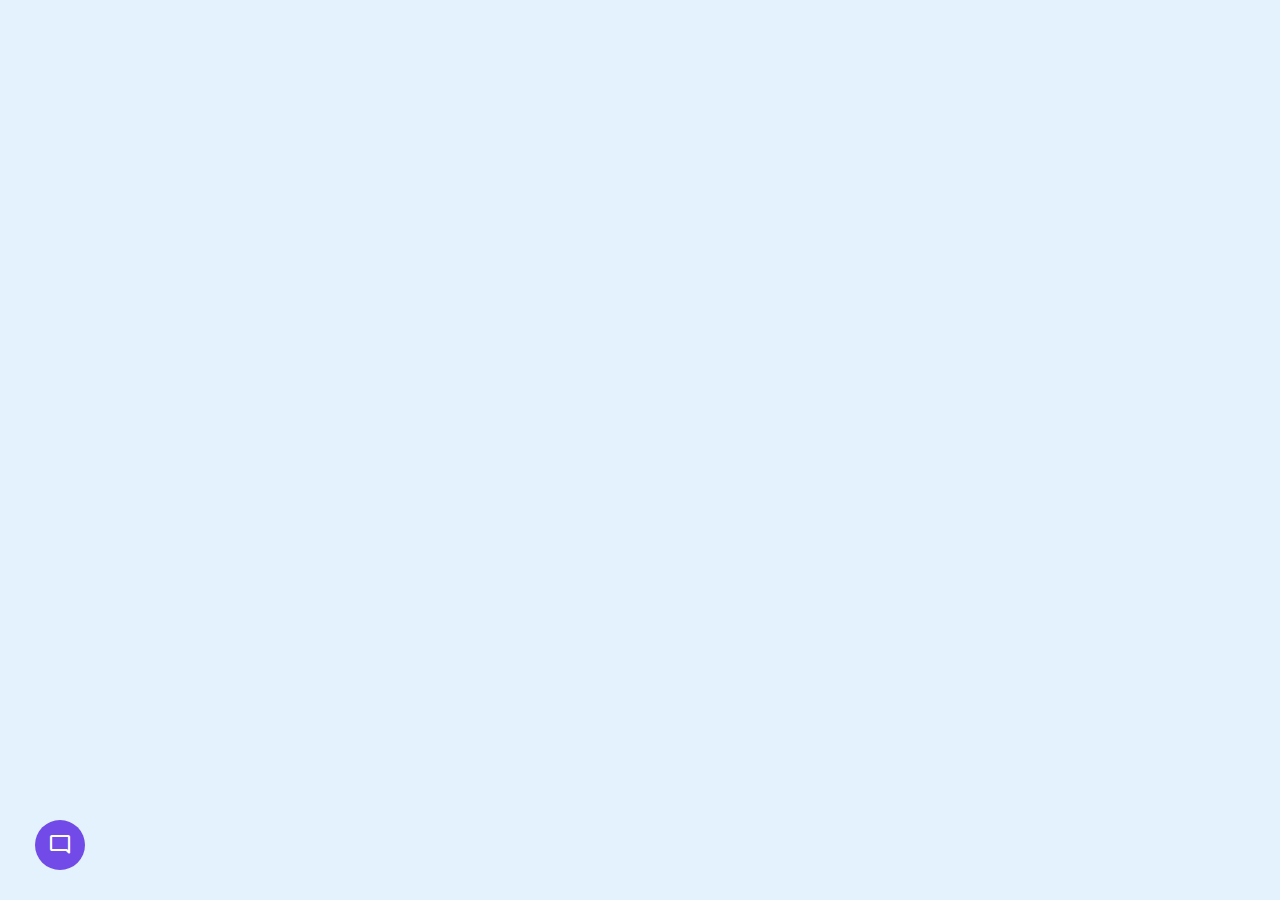
<file: ChatBot/index.html>
<!DOCTYPE html>
<!-- Coding By CodingNepal - www.codingnepalweb.com -->
<html lang="en" dir="ltr">
  <head>
    <meta charset="utf-8">
    <title>Chatbot in JavaScript | CodingNepal</title>
    <link rel="stylesheet" href="style.css">
    <meta name="viewport" content="width=device-width, initial-scale=1.0">
    <!-- Google Fonts Link For Icons -->
    <link rel="stylesheet" href="https://fonts.googleapis.com/css2?family=Material+Symbols+Outlined:opsz,wght,FILL,GRAD@48,400,0,0" />
    <link rel="stylesheet" href="https://fonts.googleapis.com/css2?family=Material+Symbols+Rounded:opsz,wght,FILL,GRAD@48,400,1,0" />
    <script src="script.js" defer></script>
  </head>
  <body>
    <button class="chatbot-toggler">
      <span class="material-symbols-rounded">mode_comment</span>
      <span class="material-symbols-outlined">close</span>
    </button>
    <div class="chatbot">
      <header>
        <h2>Chatbot</h2>
        <span class="close-btn material-symbols-outlined">close</span>
      </header>
      <ul class="chatbox">
        <li class="chat incoming">
          <span class="material-symbols-outlined">smart_toy</span>
          <p>Hi there 👋<br>How can I help you today?</p>
        </li>
      </ul>
      <div class="chat-input">
        <textarea placeholder="Enter a message..." spellcheck="false" required></textarea>
        <span id="send-btn" class="material-symbols-rounded">send</span>
      </div>
    </div>
  </body>
</html>
</file>
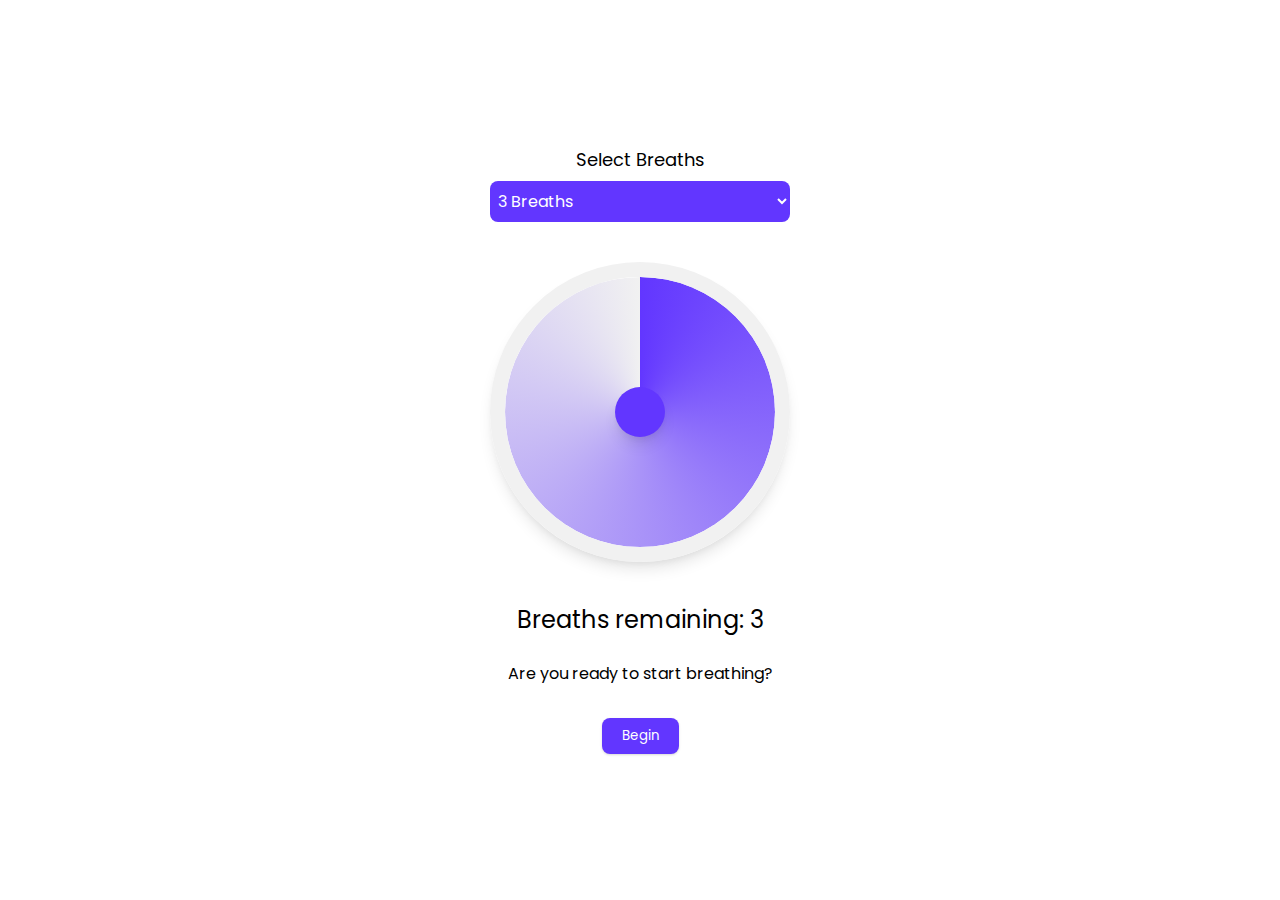
<file: breathe.html>
<!DOCTYPE html>
<html lang="en">
  <head>
    <meta charset="UTF-8" />
    <meta http-equiv="X-UA-Compatible" content="IE=edge" />
    <meta name="viewport" content="width=device-width, initial-scale=1.0" />
    <link rel="stylesheet" href="breatheStyle.css" />
    <title>Meditation Part</title>
  </head>
  <body>
    <div class="input">
      <label>Select Breaths</label>
      <select class="breath-input">
        <option value="3">3 Breaths</option>
        <option value="5">5 Breaths</option>
        <option value="7">7 Breaths</option>
      </select>
    </div>
    <div class="circle-wrap">
      <div class="circle-outline">
        <div class="inner-circle">
          <p class="circle-text">Breathe</p>
        </div>
        <div class="spinner"></div>
      </div>
      <div class="circle-progress"></div>
    </div>
    <p class="breaths">Breaths remaining: <span class="breaths-text">3</span></p>
    <p class="instructions">Are you ready to start breathing?</p>
    <button class="start">Begin</button>
    <script src="breatheApp.js"></script>
  </body>
</html>
</file>
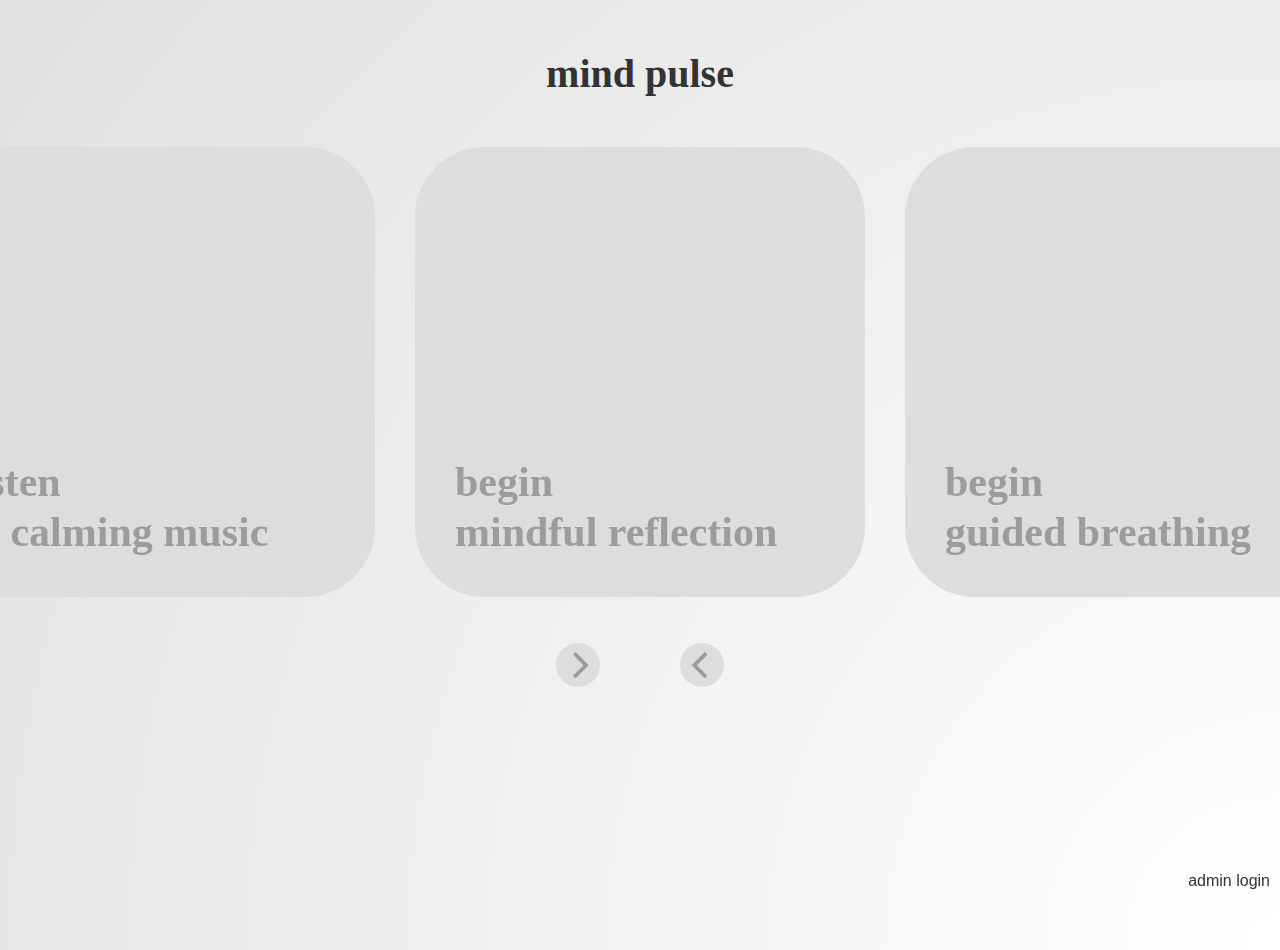
<file: mainPremium.html>
<!DOCTYPE html>
<html lang="en">
<head>
    <title>mind pulse</title>
    <link rel="stylesheet" href="flickity.css">
    <link rel="stylesheet" href="mainPremiumStyle.css">
</head>
<body>

    <h1>mind pulse</h1>


    <!-- Flickity HTML init -->
    <div class="gallery js-flickity" data-flickity-options='{ "wrapAround": true }'>
        <div class="gallery-cell" onclick="window.location.href='questionnaire/form.html';"></div>
        <div class="gallery-cell" onclick="window.location.href='breatheMeditation/breathe.html';"></div>
        <div class="gallery-cell" onclick="window.location.href='moodTracker/moodtracker.html';"></div>
        <div class="gallery-cell" onclick="window.location.href='QuoteGenerator/quote.html';"></div>
        <div class="gallery-cell" onclick="window.location.href='journal/journal.html';"></div>
        <div class="gallery-cell" onclick="window.location.href='toDo/todo.html';"></div>
        <div class="gallery-cell" onclick="window.location.href='MusicLibrary/music.html';"></div>
    </div>

    <div class="admin-login">
        <a href="admin-login.html">admin login</a>
    </div>


    <script src="flickity.pkgd.min.js"></script>
    <script src="mainPremiumScript.js"></script>
</body>
</html>
</file>
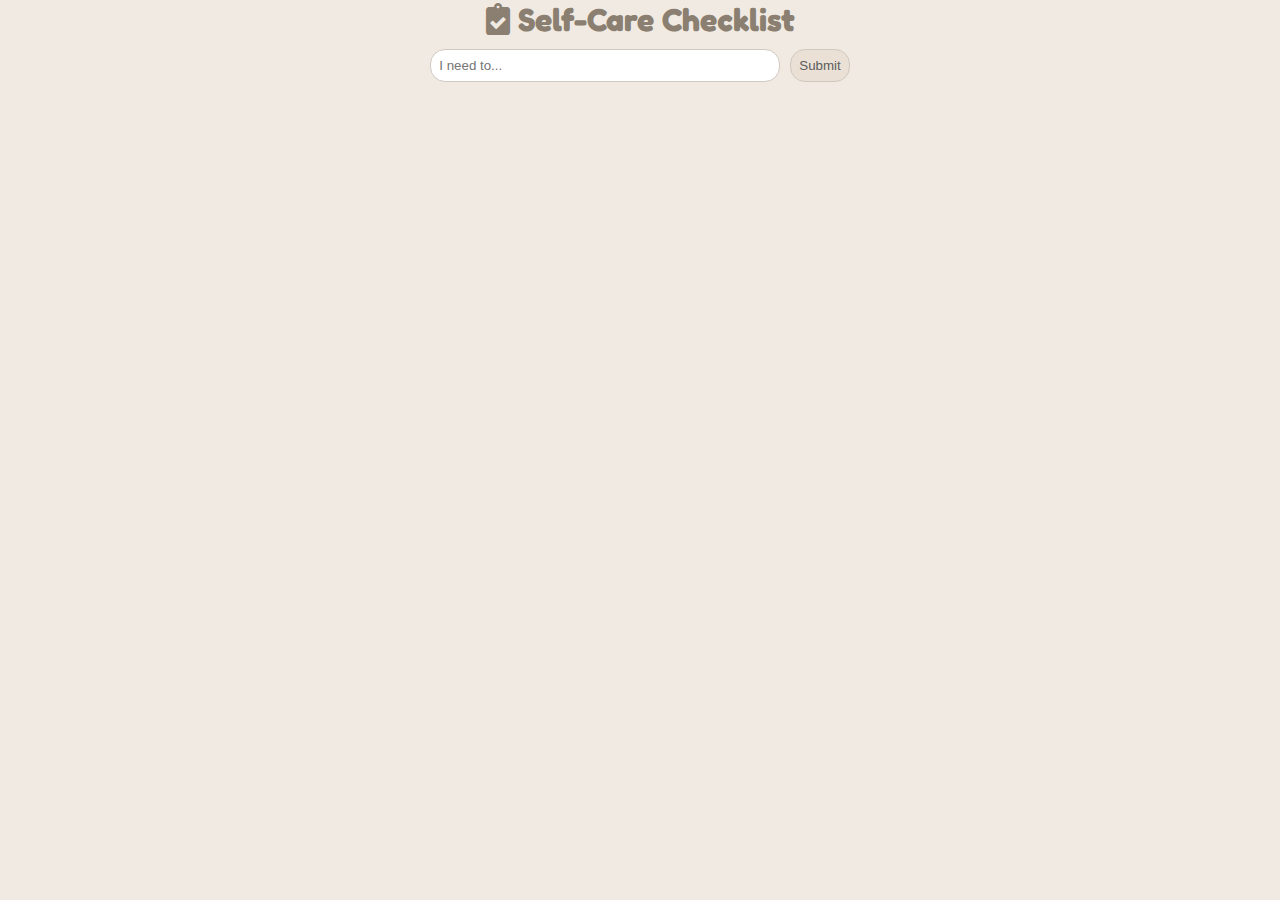
<file: todo.html>
<!DOCTYPE html>
<html lang="en">
<head>
  <meta charset="UTF-8">
  <meta name="viewport" content="width=device-width, initial-scale=1.0">
  <link rel="stylesheet" href="https://cdnjs.cloudflare.com/ajax/libs/font-awesome/5.15.3/css/all.min.css">
  <link rel="shortcut icon" type="image/png" href="list.png" />
  <link rel="stylesheet" href="todo.css">
  <title>Self-Care Checklist</title>
</head>
<body>

  <main>
    <header>
      <div class="container">
        <div id="header">
          <h2><i class="fas fa-clipboard-check"></i> Self-Care Checklist</h2>
          <div class="user_input">
            <input type="text" id="input" placeholder="I need to..."><button id="add_item">Submit</button>
          </div>
        </div>
      </div>
    </header>
    
    <section>
      <div class="container">
        <div id="to_do_list"></div>
      </div>
    </section>
  </main>  

  <script src="todo.js"></script>
</body>

</html>
</file>
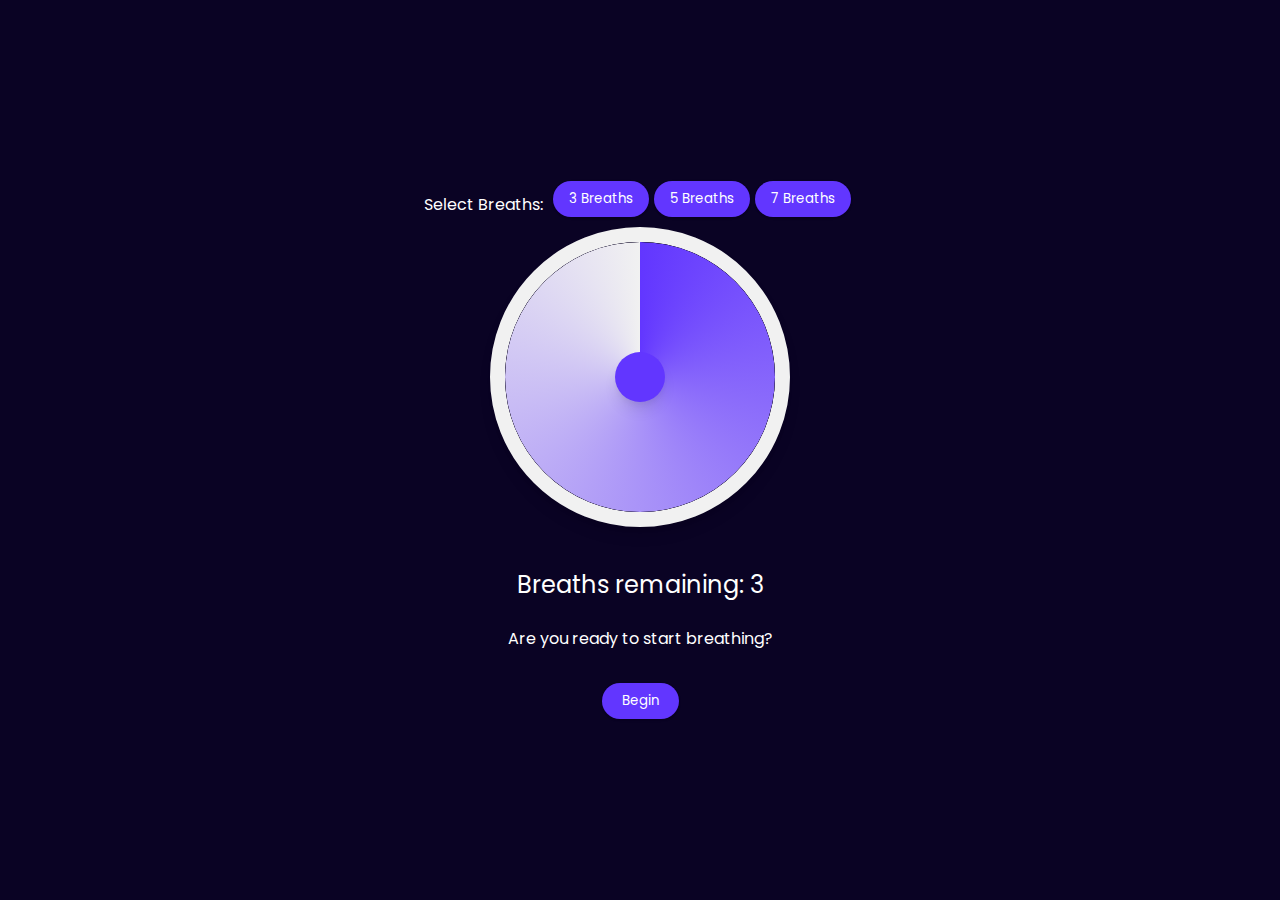
<file: breatheMeditation/breathe.html>
<!DOCTYPE html>
<html lang="en">
<head>
    <meta charset="UTF-8" />
    <meta http-equiv="X-UA-Compatible" content="IE=edge" />
    <meta name="viewport" content="width=device-width, initial-scale=1.0" />
    <link rel="stylesheet" href="breatheStyle.css" />
    <title>Meditation Part</title>
</head>
<body>
    <div class="input">
        <label class = "text">Select Breaths:</label>
        <button class="breath-button" data-value="3">3 Breaths</button>
        <button class="breath-button" data-value="5">5 Breaths</button>
        <button class="breath-button" data-value="7">7 Breaths</button>
    </div>
    <div class="circle-wrap">
        <div class="circle-outline">
            <div class="inner-circle">
                <p class="circle-text">Breathe</p>
            </div>
            <div class="spinner"></div>
        </div>
        <div class="circle-progress"></div>
    </div>
    <p class="breaths">Breaths remaining: <span class="breaths-text">3</span></p>
    <p class="instructions">Are you ready to start breathing?</p>
    <button class="start">Begin</button>
    <script src="breatheApp.js"></script>
</body>
</html>
</file>
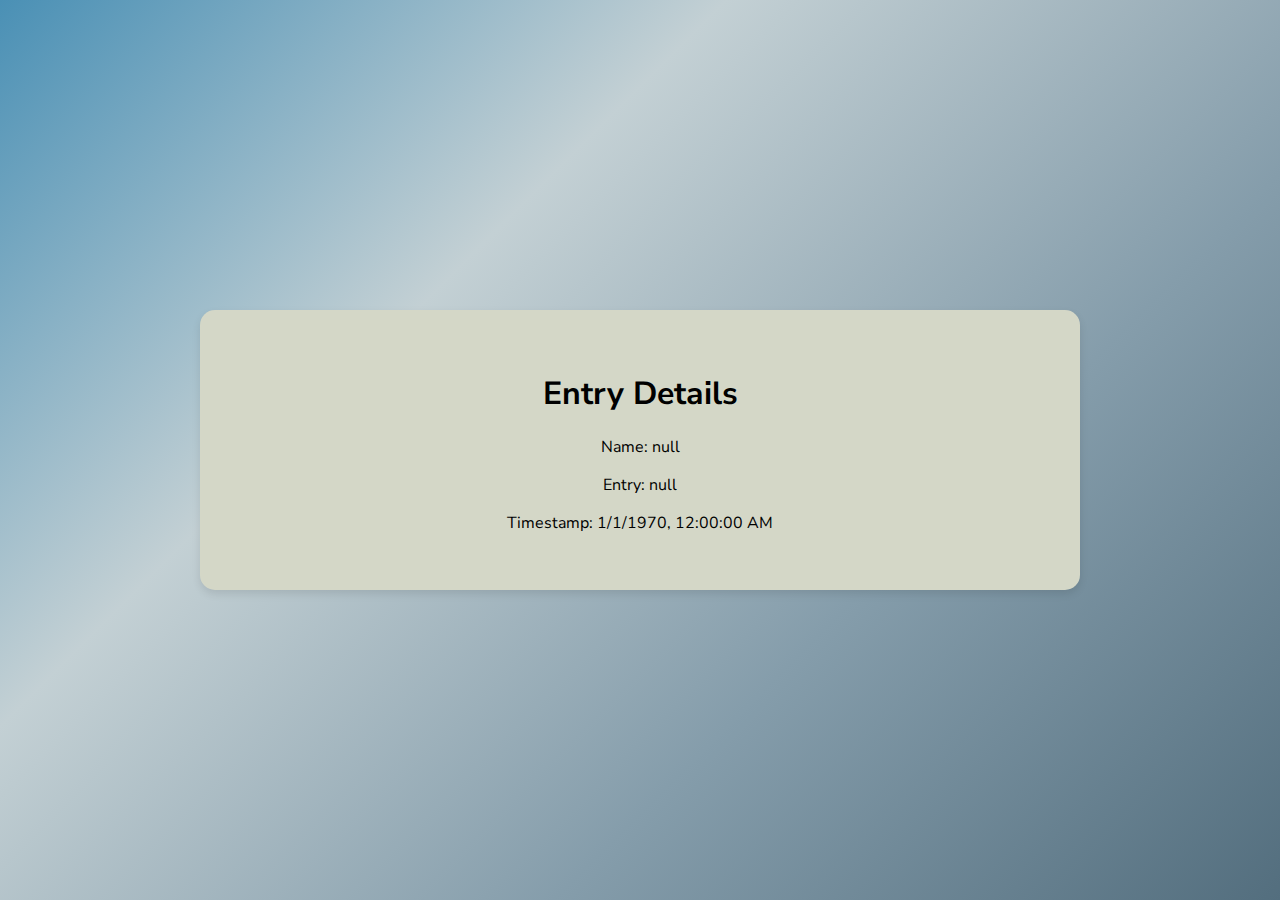
<file: journal/entryDetails.html>
<!DOCTYPE html>
<html lang="en">
<head>
    <meta charset="UTF-8">
    <meta name="viewport" content="width=device-width, initial-scale=1.0">
    <link rel="stylesheet" href="style.css">
    <title>Journal Entry Details</title>

    <!-- Google Fonts -->
    <link rel="preconnect" href="https://fonts.googleapis.com">
    <link rel="preconnect" href="https://fonts.gstatic.com" crossorigin>
    <link href="https://fonts.googleapis.com/css2?family=Nunito+Sans:opsz@6..12&display=swap" rel="stylesheet">
</head>
<body>
    <div class="container">
        <h1>Entry Details</h1>
        <div id="entryDetails">
            <!-- Entry details will be displayed here -->
        </div>
    </div>
    <script src="entryDetails.js"></script>
</body>
</html>
</file>
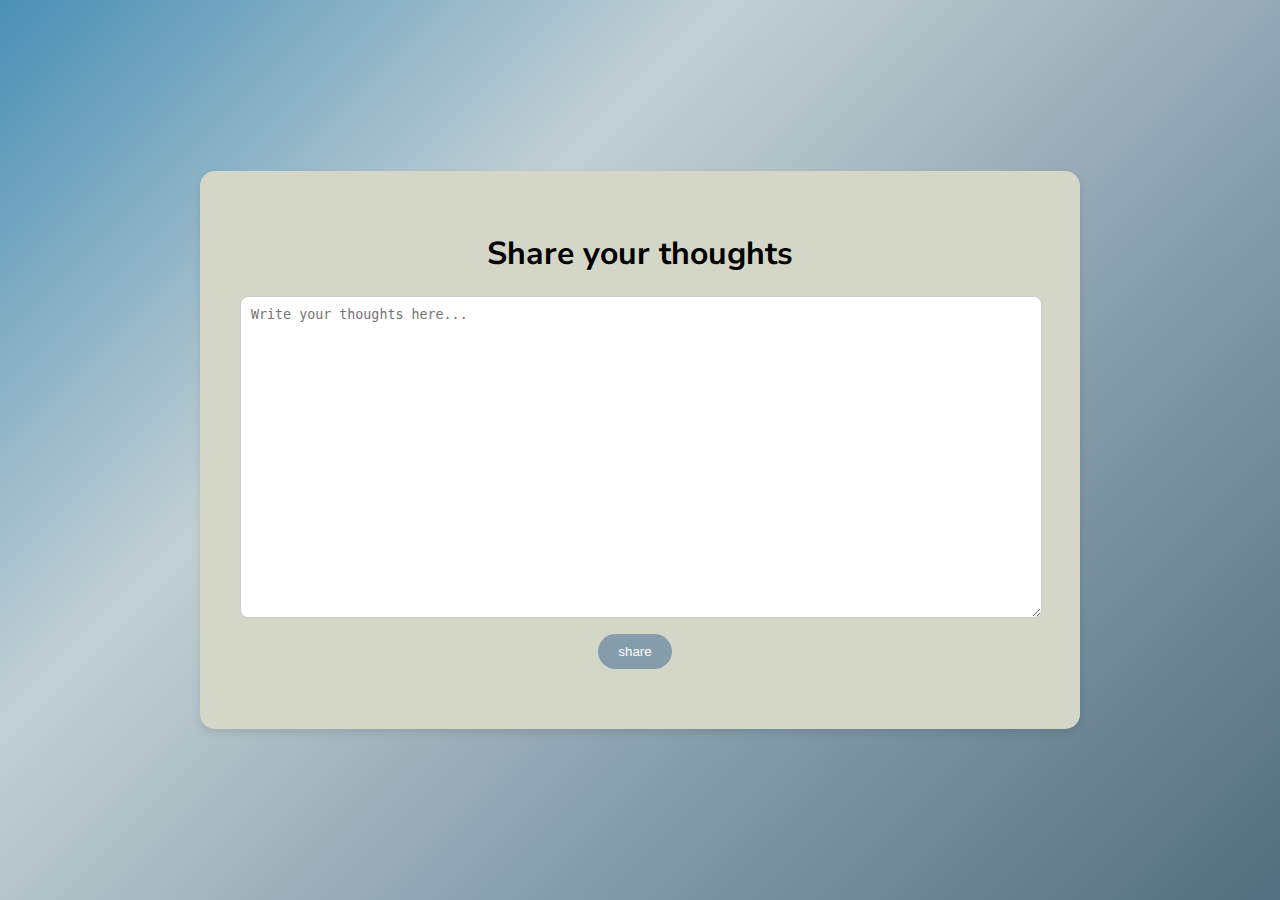
<file: journal/journal.html>
<!DOCTYPE html>
<html lang="en">
<head>
    <meta charset="UTF-8">
    <meta name="viewport" content="width=device-width, initial-scale=1.0">
    <link rel="stylesheet" href="style.css">
    <title>Journal</title>

    <!-- Google Fonts -->
    <link rel="preconnect" href="https://fonts.googleapis.com">
    <link rel="preconnect" href="https://fonts.gstatic.com" crossorigin>
    <link href="https://fonts.googleapis.com/css2?family=Nunito+Sans:opsz@6..12&display=swap" rel="stylesheet">

</head>
<body>
    <div class="container">
        <h1>Share your thoughts</h1>
        <!-- Add input field for entry name -->
        <!-- <input type="text" id="entryName" placeholder="Entry Name"> -->
        <textarea id="journalEntry" placeholder="Write your thoughts here..."></textarea>
        <div id="message" style="color: red;"></div>
        <button id="addJournalEntry">share</button>
        <div class="journal-entries" id="journalEntries">
            <!-- Journal entries will be displayed here -->
            <!-- Each entry includes a "View" and "Delete" button -->
            <div class="journal-entry">
            </div>
        </div>
    </div>
    <script src="script.js"></script>
</body>
</html>
</file>
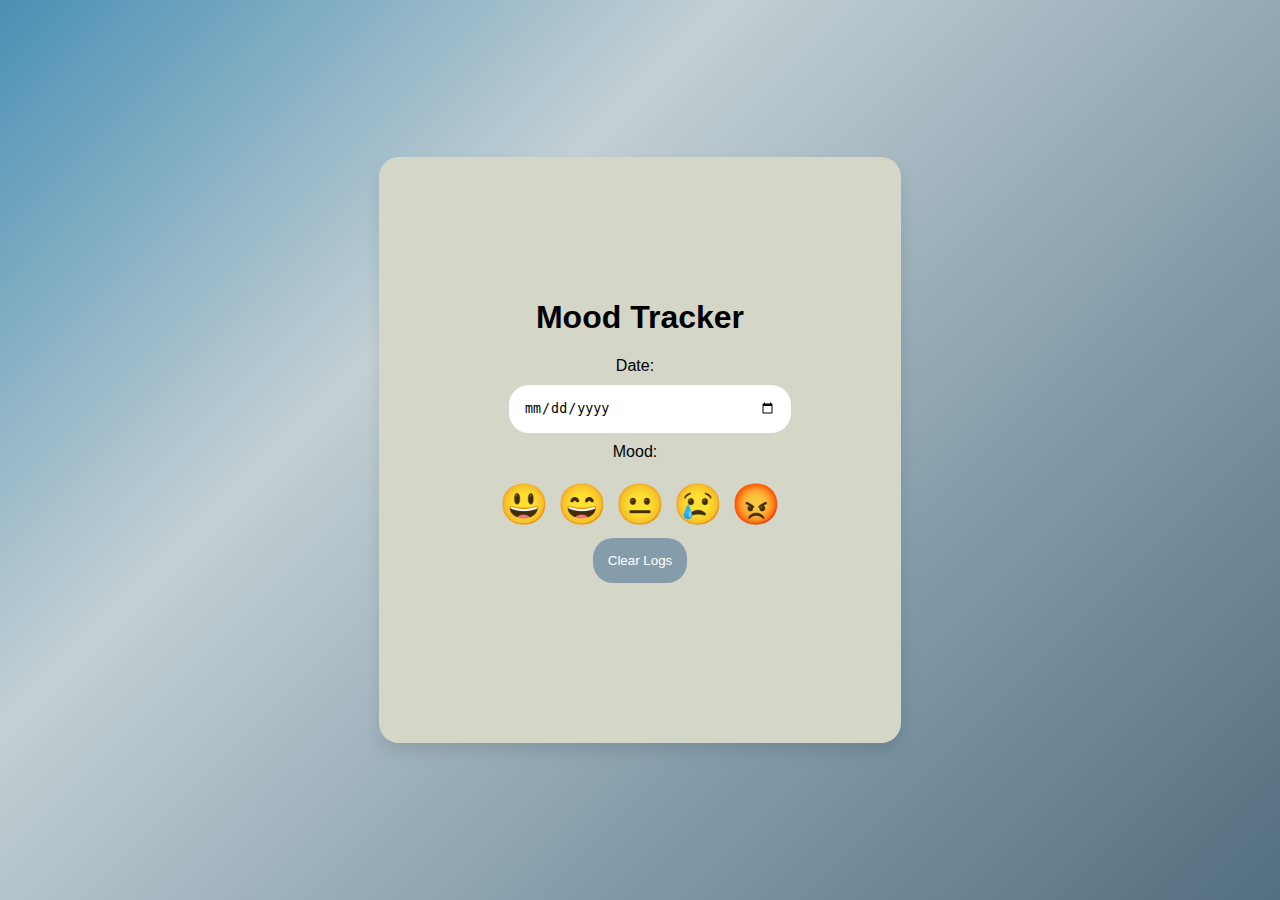
<file: moodTracker/moodtracker.html>
<!DOCTYPE html>
<html lang="en">

<head>
    <meta charset="UTF-8">
    <meta http-equiv="X-UA-Compatible" content="IE=edge">
    <meta name="viewport" content="width=device-width, initial-scale=1.0">
    <link rel="stylesheet" href="moodTracker.css">
    <title>Mood Tracker</title>
</head>

<body>
    <div class="container">
        <h1>Mood Tracker</h1>
        <div class="form-container">
            <label for="date">Date:</label>
            <input type="date" id="date">
            <label for="mood">Mood:</label>
            <div class="mood-buttons">
                <span onclick="logMood('😃')">😃</span>
                <span onclick="logMood('😄')">😄</span>
                <span onclick="logMood('😐')">😐</span>
                <span onclick="logMood('😢')">😢</span>
                <span onclick="logMood('😡')">😡</span>
            </div>
            <!-- Clear Logs button -->
            <button onclick="clearLogs()">Clear Logs</button>
        </div>
        <div class="mood-log" id="moodLog">
            <!-- Mood logs will be displayed here -->
        </div>
    </div>
    <script src="moodTracker.js"></script>
</body>

</html>
</file>
<file: ChatBot/style.css>
/* Import Google font - Poppins */
@import url('https://fonts.googleapis.com/css2?family=Poppins:wght@400;500;600&display=swap');
* {
  margin: 0;
  padding: 0;
  box-sizing: border-box;
  font-family: "Poppins", sans-serif;
}

/* Add this CSS to your existing styles or style.css file */
.chatbot {
  position: fixed;
  left: 20px; /* Adjust the left position as needed */
  bottom: 20px; /* Adjust the bottom position as needed */
}



body {
  background: #E3F2FD;
}
.chatbot-toggler {
  position: fixed;
  bottom: 30px;
  left: 35px;
  outline: none;
  border: none;
  height: 50px;
  width: 50px;
  display: flex;
  cursor: pointer;
  align-items: center;
  justify-content: center;
  border-radius: 50%;
  background: #724ae8;
  transition: all 0.2s ease;
}
body.show-chatbot .chatbot-toggler {
  transform: rotate(90deg);
}
.chatbot-toggler span {
  color: #fff;
  position: absolute;
}
.chatbot-toggler span:last-child,
body.show-chatbot .chatbot-toggler span:first-child  {
  opacity: 0;
}
body.show-chatbot .chatbot-toggler span:last-child {
  opacity: 1;
}
.chatbot {
  position: fixed;
  right: 35px;
  bottom: 90px;
  width: 420px;
  background: #fff;
  border-radius: 15px;
  overflow: hidden;
  opacity: 0;
  pointer-events: none;
  transform: scale(0.5);
  transform-origin: bottom right;
  box-shadow: 0 0 128px 0 rgba(0,0,0,0.1),
              0 32px 64px -48px rgba(0,0,0,0.5);
  transition: all 0.1s ease;
}
body.show-chatbot .chatbot {
  opacity: 1;
  pointer-events: auto;
  transform: scale(1);
}
.chatbot header {
  padding: 16px 0;
  position: relative;
  text-align: center;
  color: #fff;
  background: #724ae8;
  box-shadow: 0 2px 10px rgba(0,0,0,0.1);
}
.chatbot header span {
  position: absolute;
  right: 15px;
  top: 50%;
  display: none;
  cursor: pointer;
  transform: translateY(-50%);
}
header h2 {
  font-size: 1.4rem;
}
.chatbot .chatbox {
  overflow-y: auto;
  height: 510px;
  padding: 30px 20px 100px;
}
.chatbot :where(.chatbox, textarea)::-webkit-scrollbar {
  width: 6px;
}
.chatbot :where(.chatbox, textarea)::-webkit-scrollbar-track {
  background: #fff;
  border-radius: 25px;
}
.chatbot :where(.chatbox, textarea)::-webkit-scrollbar-thumb {
  background: #ccc;
  border-radius: 25px;
}
.chatbox .chat {
  display: flex;
  list-style: none;
}
.chatbox .outgoing {
  margin: 20px 0;
  justify-content: flex-end;
}
.chatbox .incoming span {
  width: 32px;
  height: 32px;
  color: #fff;
  cursor: default;
  text-align: center;
  line-height: 32px;
  align-self: flex-end;
  background: #724ae8;
  border-radius: 4px;
  margin: 0 10px 7px 0;
}
.chatbox .chat p {
  white-space: pre-wrap;
  padding: 12px 16px;
  border-radius: 10px 10px 0 10px;
  max-width: 75%;
  color: #fff;
  font-size: 0.95rem;
  background: #724ae8;
}
.chatbox .incoming p {
  border-radius: 10px 10px 10px 0;
}
.chatbox .chat p.error {
  color: #721c24;
  background: #f8d7da;
}
.chatbox .incoming p {
  color: #000;
  background: #f2f2f2;
}
.chatbot .chat-input {
  display: flex;
  gap: 5px;
  position: absolute;
  bottom: 0;
  width: 100%;
  background: #fff;
  padding: 3px 20px;
  border-top: 1px solid #ddd;
}
.chat-input textarea {
  height: 55px;
  width: 100%;
  border: none;
  outline: none;
  resize: none;
  max-height: 180px;
  padding: 15px 15px 15px 0;
  font-size: 0.95rem;
}
.chat-input span {
  align-self: flex-end;
  color: #724ae8;
  cursor: pointer;
  height: 55px;
  display: flex;
  align-items: center;
  visibility: hidden;
  font-size: 1.35rem;
}
.chat-input textarea:valid ~ span {
  visibility: visible;
}
@media (max-width: 490px) {
  .chatbot-toggler {
    right: 20px;
    bottom: 20px;
  }
  .chatbot {
    right: 0;
    bottom: 0;
    height: 100%;
    border-radius: 0;
    width: 100%;
  }
  .chatbot .chatbox {
    height: 90%;
    padding: 25px 15px 100px;
  }
  .chatbot .chat-input {
    padding: 5px 15px;
  }
  .chatbot header span {
    display: block;
  }
}
</file>
<file: breatheStyle.css>
@import url("https://fonts.googleapis.com/css2?family=Poppins:wght@300;400;500&display=swap");

* {
  padding: 0;
  margin: 0;
  box-sizing: border-box;
  font-family: "Poppins", sans-serif;
}

body {
  min-height: 100vh;
  display: flex;
  flex-direction: column;
  justify-content: center;
  align-items: center;
  background-size: cover;
}

.input {
  display: flex;
  flex-direction: column;
  margin-bottom: 40px;
}

.input label {
  text-align: center;
  font-size: 18px;
  margin-bottom: 8px;
}

.input select {
  border: none;
  border-radius: 8px;
  min-width: 300px;
  font-size: 16px;
  padding: 8px 4px;
  background-color: #6236ff;
  color: #fff;
}

.input select:focus {
  outline: none;
}

.circle-wrap {
  display: flex;
  flex-direction: column;
  justify-content: center;
  align-items: center;
  position: relative;
  margin-bottom: 40px;
}

.circle-outline {
  position: relative;
  width: 300px;
  height: 300px;
  border-radius: 50%;
  background-color: transparent;
  border: 15px solid #f1f1f1;
  box-shadow: 0 10px 15px -3px rgba(0, 0, 0, 0.1), 0 4px 6px -2px rgba(0, 0, 0, 0.05);
  overflow: hidden;
}

.inner-circle {
  position: absolute;
  top: 50%;
  left: 50%;
  transform: translate(-50%, -50%);
  width: 100%;
  height: 100%;
  display: flex;
  flex-direction: column;
  align-items: center;
  justify-content: center;
  text-align: center;
}

.circle-text {
  font-size: 24px;
  color: #6236ff;
  transition: transform 4s ease-in-out;
}

.spinner {
  position: absolute;
  width: 100%;
  height: 100%;
  background: conic-gradient(#6236ff, #f1f1f1);
  border-radius: 50%;
  animation: spin 4s linear infinite;
}

@keyframes spin {
  0% {
    transform: rotate(0deg);
  }
  100% {
    transform: rotate(360deg);
  }
}

.circle-progress {
  width: 50px;
  height: 50px;
  position: absolute;
  background-color: #6236ff;
  border-radius: 50%;
  transition: 4s ease all;
  box-shadow: 0 10px 15px -3px rgba(0, 0, 0, 0.1), 0 4px 6px -2px rgba(0, 0, 0, 0.05);
}

.circle-grow {
  transform: scale(5.3);
}

.breaths {
  text-align: center;
  margin-bottom: 24px;
  font-size: 24px;
}

.instructions {
  text-align: center;
  margin-bottom: 32px;
}

button {
  padding: 8px 20px;
  border-radius: 8px;
  background-color: #6236ff;
  color: #fff;
  border: none;
  cursor: pointer;
  transition: 0.3s ease all;
  box-shadow: 0 1px 3px 0 rgba(0, 0, 0, 0.1), 0 1px 2px 0 rgba(0, 0, 0, 0.06);
}

button:hover {
  background-color: #f1f1f1;
  color: #6236ff;
}

.button-inactive {
  pointer-events: none;
  background-color: #969696;
}
</file>
<file: mainPremiumStyle.css>
h1 {
    margin: 50px;
    font-family: Nunito Sans;
    color: #333; /* Set the text color */
    text-align: center; /* Center the text horizontally */
    font-size: 40px;
}

.flexbox-container{
    display: flex;
}

.flexbox-item{
    width: 400px;
    height:400px;
    margin: 10px;
    /* border: 2px solid black; */
    background-color: #e3e3e3;
    border-radius: 70px;
    box-shadow: 5px 5px 10px rgba(0, 0, 0, 0.1);
}

/* external css: flickity.css */

* {
    -webkit-box-sizing: border-box;
    box-sizing: border-box;
  }
  
  body {
    font-family: sans-serif;
    overflow: hidden; /* Hide any body overflow to prevent unwanted rectangles */
    margin: 0; /* Remove default margin */
    height: 100vh; /* Set full viewport height */
    background: radial-gradient(circle, #ffffff, #e1e1e1);
    background-size: 200% 200%; /* Set initial background size for animation */
    animation: gradientAnimation 10s infinite linear; /* Adjust the duration as needed */
}

@keyframes gradientAnimation {
    0% {
        background-position: 0% 50%;
    }
    50% {
        background-position: 100% 50%;
    }
    100% {
        background-position: 0% 50%;
    }
}

.gallery {
    /* background: #EEE; */
    height: 550px; /* Set an initial height matching the height of the gallery cells */
    overflow: hidden; /* Hide any overflow to prevent unwanted rectangles */
}

.gallery-cell {
    width: 450px; /* Adjust the width to make it slightly narrower */
    height: 450px; /* Set the height to make it larger */
    margin-right: 40px;
    background: #ddd; /* Light gray background color */
    border-radius: 70px; /* Rounded corners */
    counter-increment: gallery-cell;
    position: relative; /* Add relative positioning */
    will-change: transform;
    /* box-shadow: 5px 5px 10px rgba(0, 0, 0, 0.1); */
    
    
}

/* cell number */
.gallery-cell:before {
    display: block;
    position: absolute;
    bottom: 40px; /* Adjust the distance from the bottom */
    left: 40px; /* Adjust the distance from the left */
    content: counter(gallery-cell);
    font-size: 20px; 
    color: white;
}

/* cell content */
.gallery-cell:nth-child(1):before {
    content: "begin \amindful reflection";
    color: #9C9C9C;
    font-family: Nunito Sans;
    font-size: 42px;
    font-style: normal;
    font-weight: 600;
    line-height: 50px; 
    white-space: pre-wrap;
}

/* cell content */
.gallery-cell:nth-child(3):before {
    content: "track \ayour mood";
    color: #9C9C9C;
    font-family: Nunito Sans;
    font-size: 42px;
    font-style: normal;
    font-weight: 600;
    line-height: 50px; 
    white-space: pre-wrap;
}

/* cell content */
.gallery-cell:nth-child(4):before {
    content: "view \aserenity quotes";
    color: #9C9C9C;
    font-family: Nunito Sans;
    font-size: 42px;
    font-style: normal;
    font-weight: 600;
    line-height: 50px; 
    white-space: pre-wrap;
}

/* cell content */
.gallery-cell:nth-child(2):before {
    content: "begin \aguided breathing";
    color: #9C9C9C;
    font-family: Nunito Sans;
    font-size: 42px;
    font-style: normal;
    font-weight: 600;
    line-height: 50px; 
    white-space: pre-wrap;
}

/* cell content */
.gallery-cell:nth-child(5):before {
    content: "share \ayour thoughts";
    color: #9C9C9C;
    font-family: Nunito Sans;
    font-size: 42px;
    font-style: normal;
    font-weight: 600;
    line-height: 50px; 
    white-space: pre-wrap;
}

/* cell content */
.gallery-cell:nth-child(6):before {
    content: "create \aself-care list";
    color: #9C9C9C;
    font-family: Nunito Sans;
    font-size: 42px;
    font-style: normal;
    font-weight: 600;
    line-height: 50px; 
    white-space: pre-wrap;
}

/* cell content */
.gallery-cell:nth-child(7):before {
    content: "listen \ato calming music";
    color: #9C9C9C;
    font-family: Nunito Sans;
    font-size: 42px;
    font-style: normal;
    font-weight: 600;
    line-height: 50px; 
    white-space: pre-wrap;
}


.flickity-prev-next-button {
    top: auto;
    bottom: 10px; 
}

.flickity-prev-next-button.previous {
    transform: translateX(670px); 
}

.flickity-prev-next-button.next {
    transform: translateX(-670px); 
}

.flickity-prev-next-button {
    background-color: #ddd; 
}



.flickity-prev-next-button {
    color: #9C9C9C; 
}


.gallery-cell:hover {
    background-color:  #cecece;  
}

.admin-login {
    position: fixed;
    bottom: 10px;
    right: 10px;
    color: white;
    text-align: right;
}

.admin-login a {
    color: #333; 
    text-decoration: none;
}
</file>
<file: todo.css>
@import url('https://fonts.googleapis.com/css2?family=Fredoka+One&display=swap');

* {
  padding: 0;
  margin: 0;
  box-sizing: border-box;
}

body {
  font-family: 'Fredoka One', cursive;
  background-color: #f0eae2; /* Pastel beige background */
  color: #5c5c5c; /* Darker shade for text */
}

.container {
  width: 80%;
  max-width: 1280px;
  margin: auto;
  display: flex;
  flex-direction: column; /* Align elements in a column */
  align-items: center; /* Center align items */
}

#header {
  width: 100%;
  display: flex;
  flex-direction: column;
  align-items: center;
  justify-content: center;
  min-height: 100px;
  margin-bottom: 20px;
}

#header h2 {
  font-size: 2rem;
  color: #8a7f70; /* Pastel brown for header */
  margin-bottom: 10px;
}

.user_input {
  width: 100%;
  display: flex;
  justify-content: center;
  margin-bottom: 20px;
}

.user_input input {
  width: 50%;
  max-width: 350px;
  outline: none;
  padding: 8px;
  border: 1px solid #d0c9c0; /* Light pastel border */
  border-radius: 15px; /* Rounded corners */
  transition: all 0.30s ease-in-out;
}

.user_input input:focus {
  box-shadow: 0 0 5px #a9b4c2; /* Soft shadow for focus */
  border: 1px solid #a9b4c2;
}

.user_input button {
  cursor: pointer;
  padding: 8px;
  margin-left: 10px;
  color: #5c5c5c; /* Darker text for contrast */
  transition: 1s;
  outline: none;
  background-color: #eae0d5; /* Light pastel button background */
  border: 1px solid #d0c9c0;
  border-radius: 15px; /* Rounded corners */
}

.user_input button:hover {
  background-color: #cfd3c7; /* Slightly darker on hover */
  color: white;
}

#to_do_list {
  width: 100%;
  display: flex;
  flex-direction: column;
  align-items: center;
}

.item {
  width: 80%;
  max-width: 500px;
  border-radius: 10px; /* More rounded corners */
  padding: 1rem;
  color: #454545;
  margin-top: 10px;
  font-size: 1rem;
  background-color: #ffffff; /* Keeping the item background white for clarity */
  border: 1px solid #d0c9c0;
  transition: all 0.30s ease-in-out;
  display: flex;
  justify-content: space-between;
}

.item:hover {
  box-shadow: 0 0 20px #a9b4c2; /* Soft shadow on hover */
  border: 1px solid #a9b4c2;
}

.item i {
  cursor: pointer;
  margin: 0 5px;
}

@media (max-width: 768px) {
  .container {
    width: 95%;
  }

  .user_input input {
    width: 70%;
  }
}

@media (max-width: 480px) {
  .user_input input {
    width: 100%;
  }

  .user_input button {
    margin-top: 10px;
    width: 100%;
  }
}
</file>
<file: breatheMeditation/breatheStyle.css>
@import url("https://fonts.googleapis.com/css2?family=Poppins:wght@300;400;500&display=swap");

* {
  padding: 0;
  margin: 0;
  box-sizing: border-box;
  font-family: "Poppins", sans-serif;
  background-color: #0a0324;
}

body {
  min-height: 100vh;
  display: flex;
  flex-direction: column;
  justify-content: center;
  align-items: center;
  background-size: cover;
}

.text{
  color: #fff;
}
.input {
  display: flex;
  align-items: center;
}

.input label {
  margin-right: 10px;
}

.input select {
  border: none;
  border-radius: 8px;
  min-width: 300px;
  font-size: 16px;
  padding: 8px 4px;
  background-color: #6236ff;
  color: #fff;
}

.breath-button {
  padding: 8px 16px; /* Add padding for better appearance */
  margin-right: 5px; /* Add some spacing between buttons */
  margin-bottom: 10px;
}

.input select:focus {
  outline: none;
}

.circle-wrap {
  display: flex;
  flex-direction: column;
  justify-content: center;
  align-items: center;
  position: relative;
  margin-bottom: 40px;
}

.circle-outline {
  position: relative;
  width: 300px;
  height: 300px;
  border-radius: 50%;
  background-color: transparent;
  border: 15px solid #f1f1f1;
  box-shadow: 0 10px 15px -3px rgba(0, 0, 0, 0.1), 0 4px 6px -2px rgba(0, 0, 0, 0.05);
  overflow: hidden;
}

.inner-circle {
  position: absolute;
  top: 50%;
  left: 50%;
  transform: translate(-50%, -50%);
  width: 100%;
  height: 100%;
  display: flex;
  flex-direction: column;
  align-items: center;
  justify-content: center;
  text-align: center;
}

.circle-text {
  font-size: 24px;
  color: #6236ff;
  transition: transform 4s ease-in-out;
}

.spinner {
  position: absolute;
  width: 100%;
  height: 100%;
  background: conic-gradient(#6236ff, #f1f1f1);
  border-radius: 50%;
  animation: spin 4s linear infinite;
}

@keyframes spin {
  0% {
    transform: rotate(0deg);
  }
  100% {
    transform: rotate(360deg);
  }
}

.circle-progress {
  width: 50px;
  height: 50px;
  position: absolute;
  background-color: #6236ff;
  border-radius: 50%;
  transition: 4s ease all;
  box-shadow: 0 10px 15px -3px rgba(0, 0, 0, 0.1), 0 4px 6px -2px rgba(0, 0, 0, 0.05);
}

.circle-grow {
  transform: scale(5.3);
}

.breaths {
  text-align: center;
  margin-bottom: 24px;
  font-size: 24px;
  color: #fff;
}

.instructions {
  text-align: center;
  margin-bottom: 32px;
  color: #fff;
}

button {
  padding: 8px 20px;
  border-radius: 20px;
  background-color: #6236ff;
  color: #fff;
  border: none;
  cursor: pointer;
  transition: 0.3s ease all;
  box-shadow: 0 1px 3px 0 rgba(0, 0, 0, 0.1), 0 1px 2px 0 rgba(0, 0, 0, 0.06);
}

button:hover {
  background-color: #f1f1f1;
  color: #6236ff;
}

.button-inactive {
  pointer-events: none;
  background-color: #969696;
}
</file>
<file: journal/style.css>
body {
    font-family: Nunito Sans;
    background-color: #f0f0f0;
    display: flex;
    align-items: center;
    justify-content: center;
    height: 100vh;
    margin: 0;
    background: linear-gradient(-45deg, #536e7e, #859dab, #c3d0d4, #4a90b5);
    animation: gradientAnimation 5s ease infinite;
}

.container {
    background-color: #d4d7c7;
    padding: 40px;
    border-radius: 15px;
    box-shadow: 0 4px 8px rgba(0, 0, 0, 0.1);
    text-align: center;
    width: 800px; /* Adjust the width as needed */
    /* Remove fixed height to allow dynamic sizing */
}

input[type="text"] {
    width: calc(100% - 7px); /* Adjusted width for entry name */
    padding: 10px;
    margin-bottom: 10px;
    border: 1px solid #ccc;
    border-radius: 8px;
    box-sizing: border-box;
}

textarea {
    width: calc(100% - 20px); /* Adjusted width for journal entry textarea */
    height: 300px;
    margin-bottom: 10px;
    padding: 10px;
    border: 1px solid #ccc;
    border-radius: 8px;
    resize: vertical;
}

button {
    padding: 10px 20px;
    margin-right: 10px; /* Add space between buttons */
    background-color: #859dab;
    color: #fff;
    border: none;
    border-radius: 20px;
    cursor: pointer;
    transition: background-color 0.3s ease;
}

button:hover {
    background-color: #536e7e;
}

.journal-entries {
    margin-top: 20px;
    text-align: left;
}

/* Add some space between the timestamp and the delete button */
.journal-entry {
    margin-bottom: 10px;
}

.journal-entry span {
    margin-right: 10px;
}

.journal-entry button {
    background-color: #ff6347; /* Change the button color to a red shade */
    color: #fff;
    border: none;
    border-radius: 20px;
    padding: 5px 10px;
    cursor: pointer;
    transition: background-color 0.3s ease;
}

.journal-entry button:hover {
    background-color: #cc4c38; /* Darker shade on hover */
}
</file>
<file: moodTracker/moodTracker.css>
body {
    font-family: 'Arial', sans-serif;
    background: linear-gradient(-45deg, #536e7e, #859dab, #c3d0d4, #4a90b5);
    display: flex;
    align-items: center;
    justify-content: center;
    height: 100vh;
    margin: 0;
}

.container {
    background-color: #d4d7c7; /* Light sage green */
    padding: 120px; /* Increase the padding to make the box bigger */
    border-radius: 20px; /* Increase the border radius for rounded corners */
    box-shadow: 0 8px 16px rgba(0, 0, 0, 0.1);
    text-align: center;
    margin: 50px; /* Increase the margin to add space around the box */
}

.form-container {
    margin-bottom: 30px; /* Increase the margin at the bottom */
}

label {
    margin-right: 10px; /* Increase the margin between label and input */
}

input,
select,
button {
    padding: 15px; /* Increase the padding for inputs and buttons */
    margin: 10px; /* Increase the margin for inputs and buttons */
    border: none;
    border-radius: 20px; /* Increase the border radius for rounded corners */
    outline: none;
}

input, select {
    width: calc(100% - 30px); /* Adjusted width */
}

button {
    background-color: #859dab;
    color: #fff;
    cursor: pointer;
    transition: background-color 0.3s ease;
}

button:hover {
    background-color: #536e7e;
}

.mood-log {
    text-align: left;
}

.mood-entry {
    background-color: #ffffff;
    border-radius: 10px; /* Increase the border radius for rounded corners */
    padding: 15px; /* Increase the padding */
    margin: 10px 0; /* Increase the margin */
    box-shadow: 0 4px 8px rgba(0, 0, 0, 0.1);
}

.mood-buttons {
    display: flex;
    justify-content: space-between;
    margin-top: 20px; /* Increase the margin at the top */
}
.mood-buttons span {
    cursor: pointer;
    font-size: 40px;
}

.mood-buttons span:hover {
    background-color: #ddd; /* Optional: Add a background color on hover */
}

.mood-buttons button {
    flex: 1;
    padding: 15px; /* Increase the padding for buttons */
    margin: 0 10px; /* Increase the margin for buttons */
    border: none;
    border-radius: 10px; /* Increase the border radius for rounded corners */
    cursor: pointer;
    background-color: #6236ff;
    color: #fff;
    transition: background-color 0.3s ease;
}

.mood-buttons button:hover {
    background-color: #4925e3;
}
</file>
